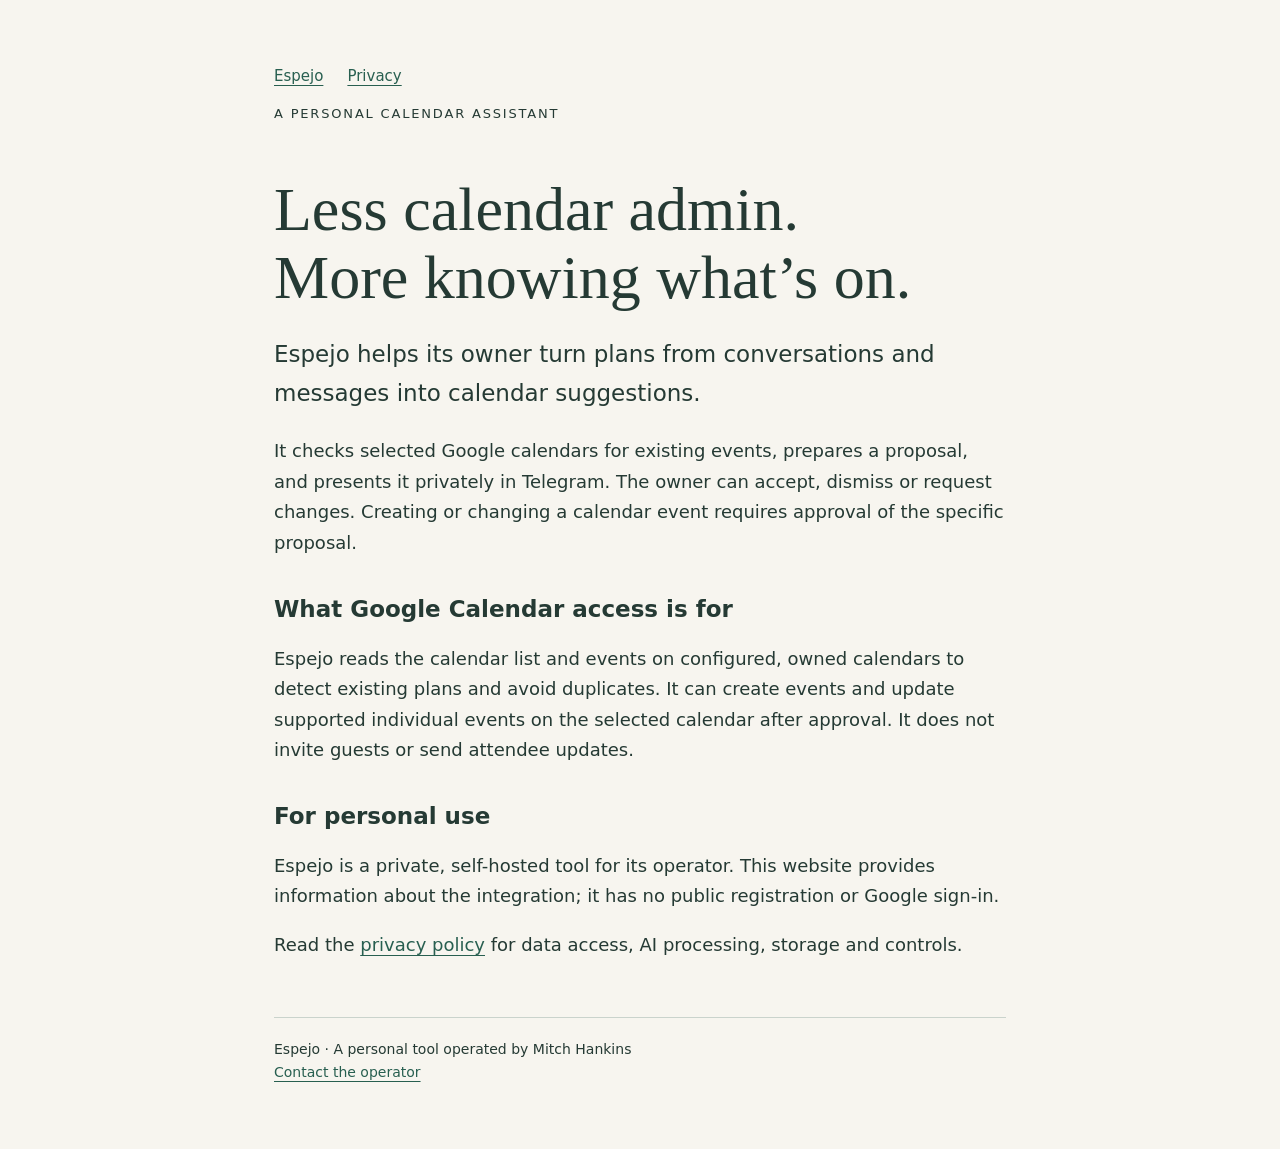
<file: index.html>
<!doctype html>
<html lang="en"><head><meta charset="utf-8"><meta name="viewport" content="width=device-width,initial-scale=1"><meta name="description" content="Espejo private calendar assistant: purpose, Google Calendar access and privacy."><title>Espejo — Private calendar assistant</title><link rel="stylesheet" href="style.css"></head><body><main><nav aria-label="Main navigation"><a href="index.html">Espejo</a><a href="privacy.html">Privacy</a></nav><p class="eyebrow">A personal calendar assistant</p><h1>Less calendar admin.<br>More knowing what’s on.</h1><p class="lead">Espejo helps its owner turn plans from conversations and messages into calendar suggestions.</p><p>It checks selected Google calendars for existing events, prepares a proposal, and presents it privately in Telegram. The owner can accept, dismiss or request changes. Creating or changing a calendar event requires approval of the specific proposal.</p><h2>What Google Calendar access is for</h2><p>Espejo reads the calendar list and events on configured, owned calendars to detect existing plans and avoid duplicates. It can create events and update supported individual events on the selected calendar after approval. It does not invite guests or send attendee updates.</p><h2>For personal use</h2><p>Espejo is a private, self-hosted tool for its operator. This website provides information about the integration; it has no public registration or Google sign-in.</p><p>Read the <a href="privacy.html">privacy policy</a> for data access, AI processing, storage and controls.</p><footer>Espejo · A personal tool operated by Mitch Hankins<br><a href="mailto:mitchhankins01@gmail.com">Contact the operator</a></footer></main></body></html>
</file>
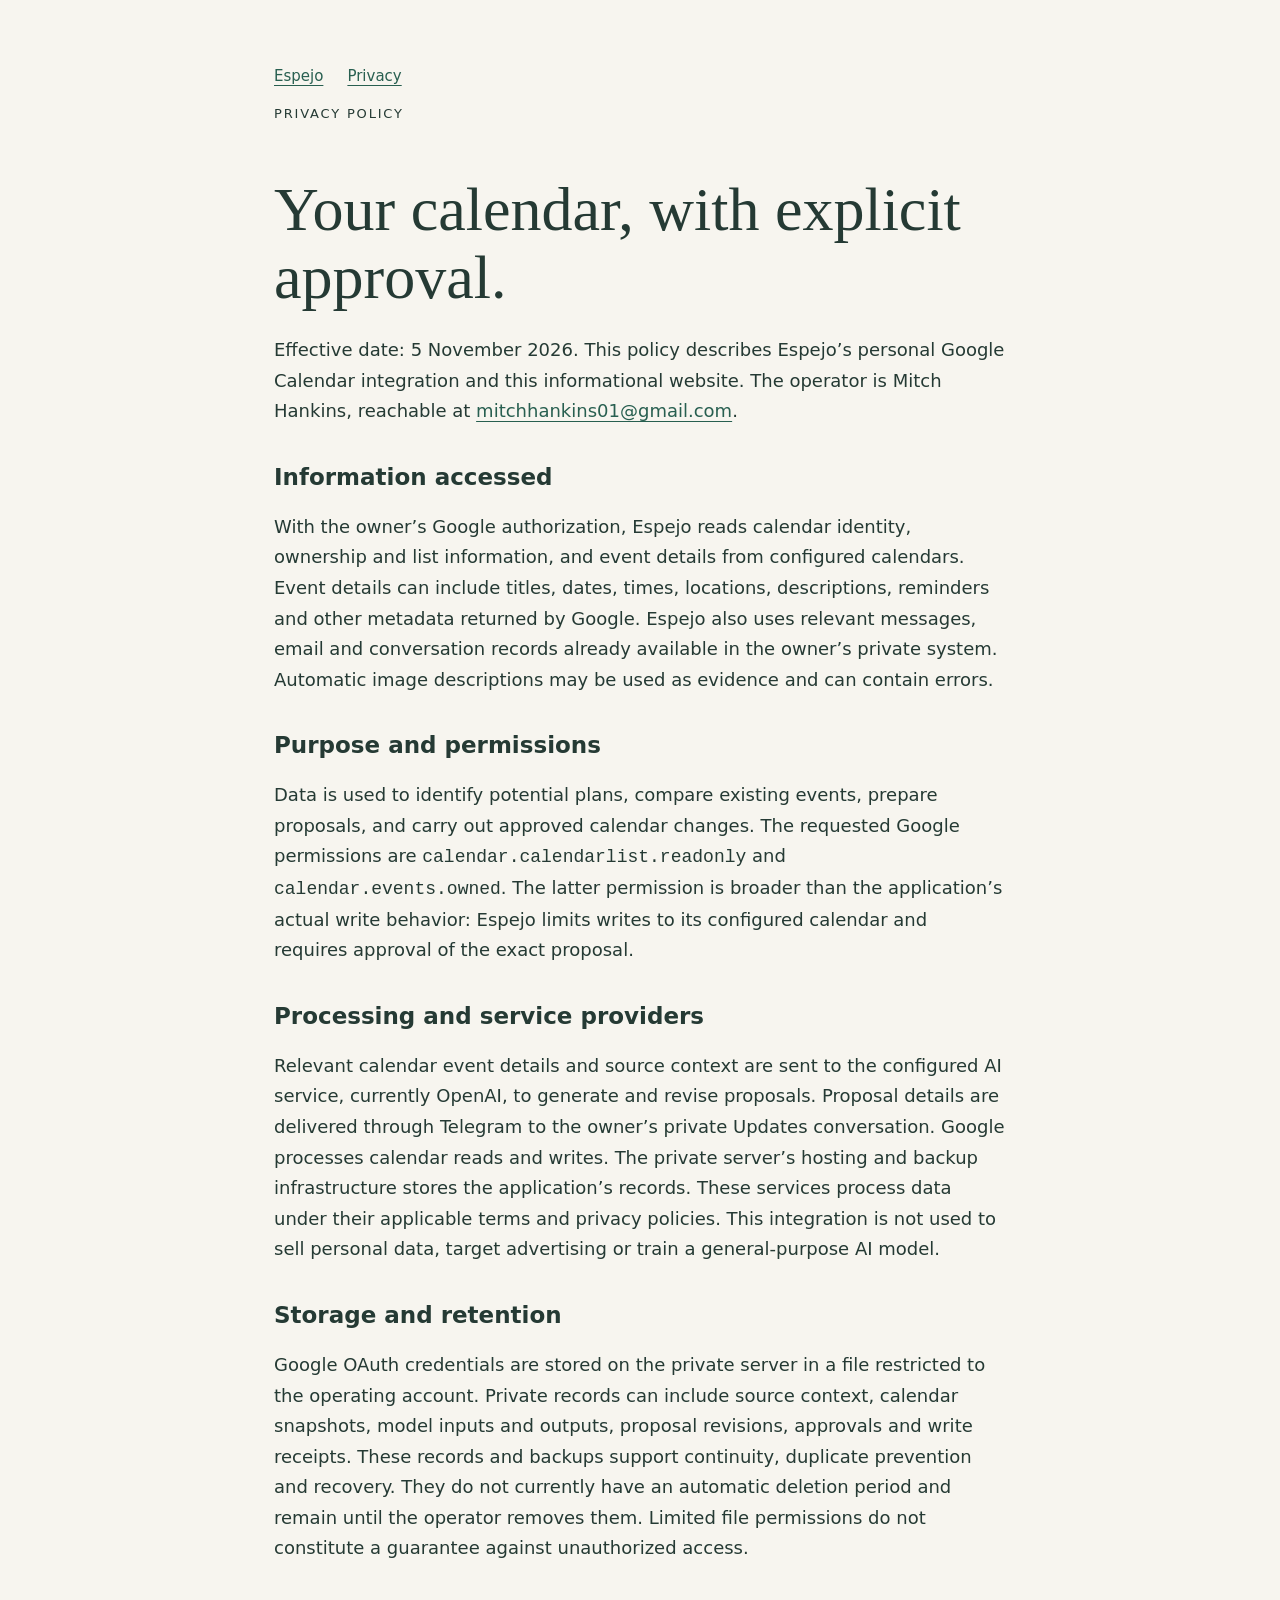
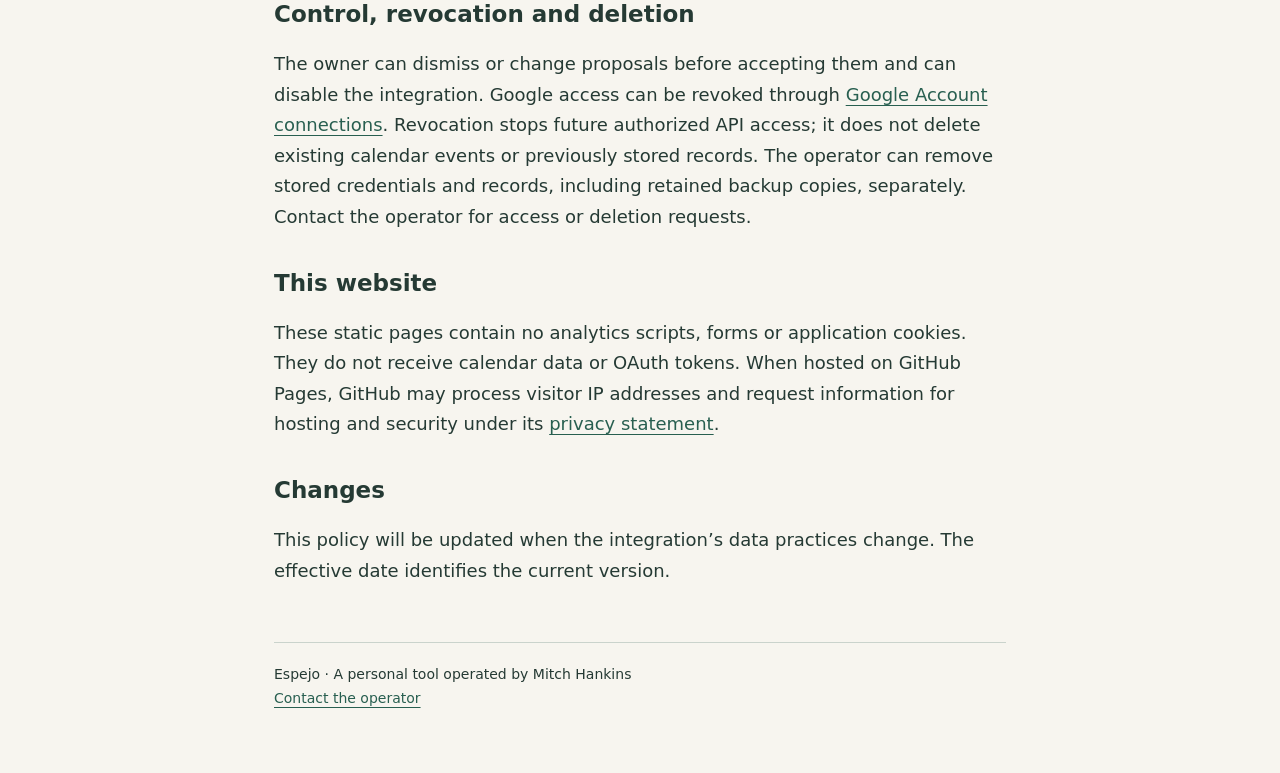
<file: privacy.html>
<!doctype html>
<html lang="en"><head><meta charset="utf-8"><meta name="viewport" content="width=device-width,initial-scale=1"><meta name="description" content="Espejo private calendar assistant: purpose, Google Calendar access and privacy."><title>Privacy — Espejo</title><link rel="stylesheet" href="style.css"></head><body><main><nav aria-label="Main navigation"><a href="index.html">Espejo</a><a href="privacy.html">Privacy</a></nav><p class="eyebrow">Privacy policy</p><h1>Your calendar, with explicit approval.</h1><p>Effective date: 5 November 2026. This policy describes Espejo’s personal Google Calendar integration and this informational website. The operator is Mitch Hankins, reachable at <a href="mailto:mitchhankins01@gmail.com">mitchhankins01@gmail.com</a>.</p><h2>Information accessed</h2><p>With the owner’s Google authorization, Espejo reads calendar identity, ownership and list information, and event details from configured calendars. Event details can include titles, dates, times, locations, descriptions, reminders and other metadata returned by Google. Espejo also uses relevant messages, email and conversation records already available in the owner’s private system. Automatic image descriptions may be used as evidence and can contain errors.</p><h2>Purpose and permissions</h2><p>Data is used to identify potential plans, compare existing events, prepare proposals, and carry out approved calendar changes. The requested Google permissions are <code>calendar.calendarlist.readonly</code> and <code>calendar.events.owned</code>. The latter permission is broader than the application’s actual write behavior: Espejo limits writes to its configured calendar and requires approval of the exact proposal.</p><h2>Processing and service providers</h2><p>Relevant calendar event details and source context are sent to the configured AI service, currently OpenAI, to generate and revise proposals. Proposal details are delivered through Telegram to the owner’s private Updates conversation. Google processes calendar reads and writes. The private server’s hosting and backup infrastructure stores the application’s records. These services process data under their applicable terms and privacy policies. This integration is not used to sell personal data, target advertising or train a general-purpose AI model.</p><h2>Storage and retention</h2><p>Google OAuth credentials are stored on the private server in a file restricted to the operating account. Private records can include source context, calendar snapshots, model inputs and outputs, proposal revisions, approvals and write receipts. These records and backups support continuity, duplicate prevention and recovery. They do not currently have an automatic deletion period and remain until the operator removes them. Limited file permissions do not constitute a guarantee against unauthorized access.</p><h2>Control, revocation and deletion</h2><p>The owner can dismiss or change proposals before accepting them and can disable the integration. Google access can be revoked through <a href="https://myaccount.google.com/connections">Google Account connections</a>. Revocation stops future authorized API access; it does not delete existing calendar events or previously stored records. The operator can remove stored credentials and records, including retained backup copies, separately. Contact the operator for access or deletion requests.</p><h2>This website</h2><p>These static pages contain no analytics scripts, forms or application cookies. They do not receive calendar data or OAuth tokens. When hosted on GitHub Pages, GitHub may process visitor IP addresses and request information for hosting and security under its <a href="https://docs.github.com/en/site-policy/privacy-policies/github-general-privacy-statement">privacy statement</a>.</p><h2>Changes</h2><p>This policy will be updated when the integration’s data practices change. The effective date identifies the current version.</p><footer>Espejo · A personal tool operated by Mitch Hankins<br><a href="mailto:mitchhankins01@gmail.com">Contact the operator</a></footer></main></body></html>
</file>
<file: style.css>
*{box-sizing:border-box}body{margin:0;background:#f7f5ef;color:#253a34;font:18px/1.7 system-ui,sans-serif}main{max-width:780px;margin:auto;padding:64px 24px}nav{display:flex;gap:24px;font-size:15px}a{color:#285f50;text-underline-offset:4px}h1{font:normal clamp(38px,7vw,62px)/1.1 Georgia,serif;margin:50px 0 24px}h2{font-size:23px;line-height:1.3;margin-top:36px}.eyebrow{font-size:13px;letter-spacing:.14em;text-transform:uppercase}.lead{font-size:23px}footer{margin-top:56px;padding-top:20px;border-top:1px solid #cad3cc;font-size:14px}li{margin:10px 0}
</file>
